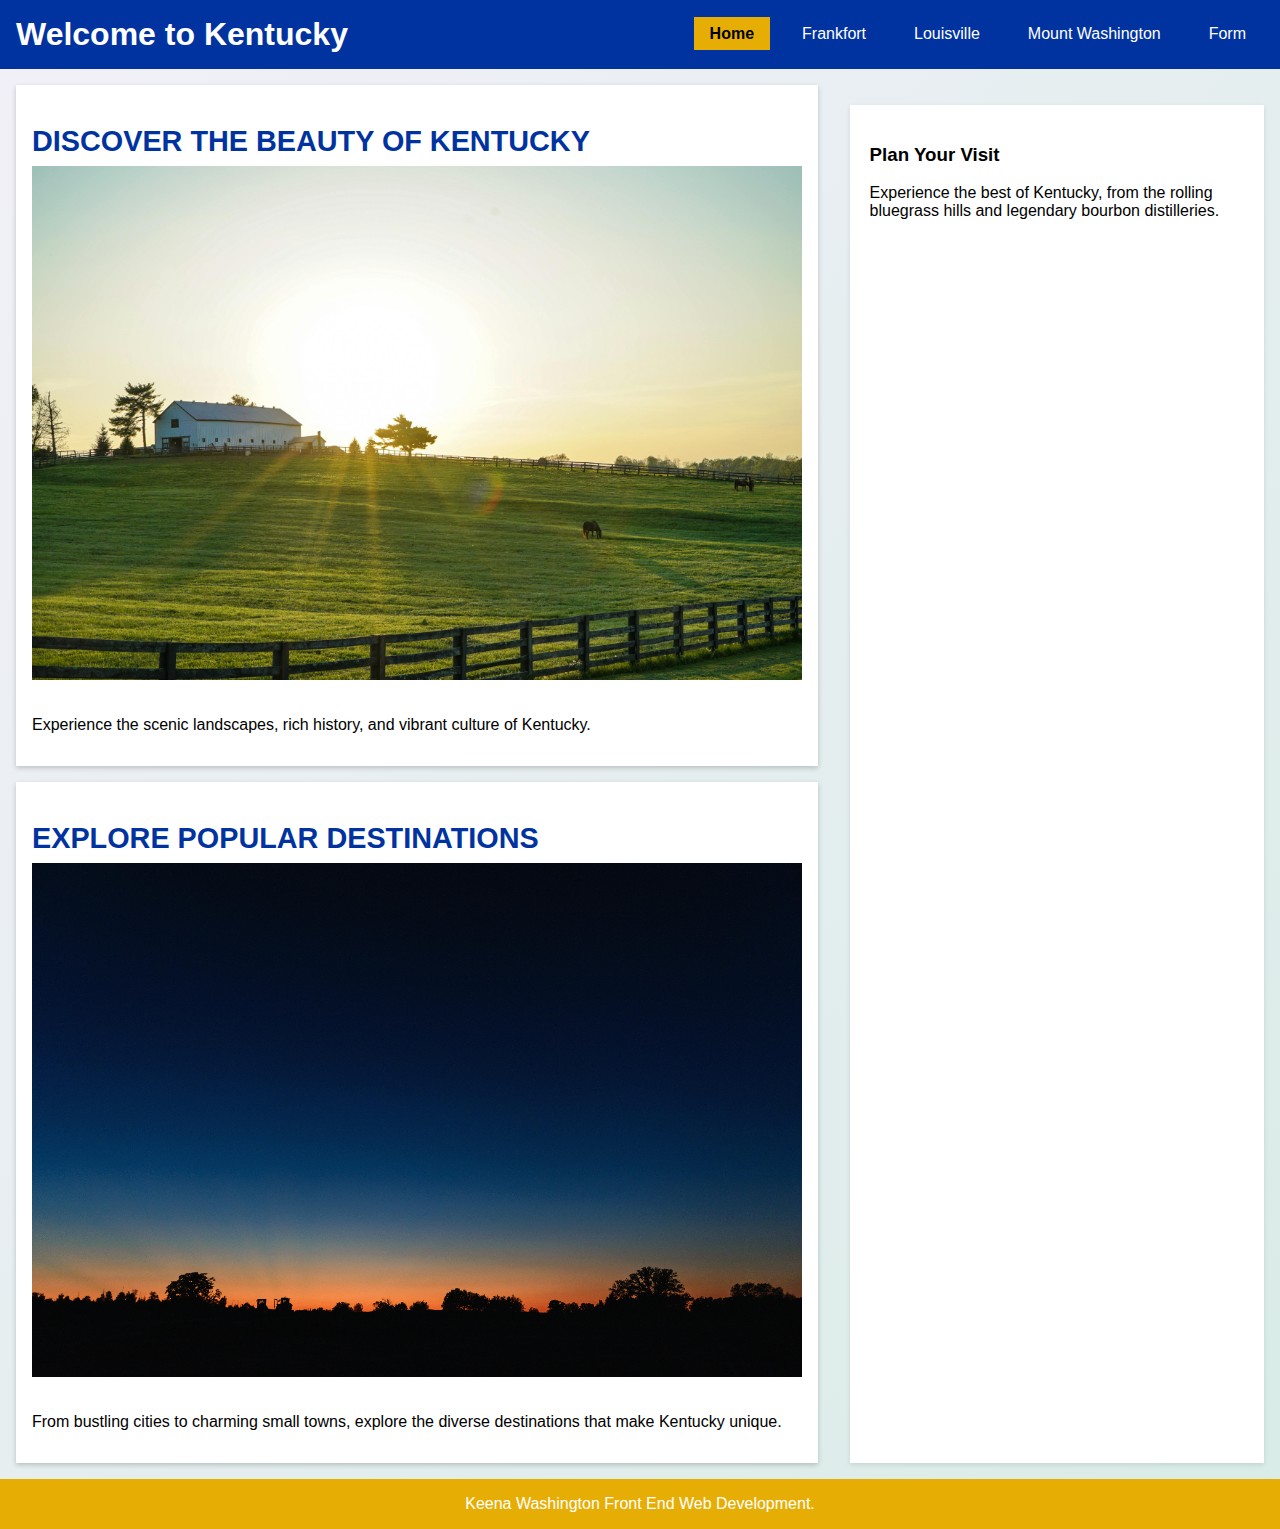
<file: index.html>
<!DOCTYPE html>
<html lang="en">
<head>
    <meta charset="UTF-8">
    <meta name="viewport" content="width=device-width, initial-scale=1.0">
    <title>Kentucky - Home Page</title>
    <link rel="stylesheet" href="styles.css">
</head>
<body>
    <header>
        <h1>Welcome to Kentucky</h1>
        <nav>
            <ul>
                <li><a href="#"class="active">Home</a></li>
                <li><a href="frankfort.html">Frankfort</a></li>
                <li><a href="louisville.html">Louisville</a></li>
                <li><a href="mountwashington.html">Mount Washington</a></li>
                <li><a href="form.html">Form</a></li>
            </ul>
        </nav>
    </header>
    <main>
        <div class="section-container">
            <section class="highlight">
                <h2>Discover the Beauty of Kentucky</h2>
                <img src="Photo by Brandon Randolph.jpg" alt="Scenic view of the countryside">
                <p>Experience the scenic landscapes, rich history, and vibrant culture of Kentucky.</p>
            </section>
            <section class="highlight">
                <h2>Explore Popular Destinations</h2>
                <img src="Photo by Daisy Laparra.jpg" alt="City skyline at dusk">
                <p>From bustling cities to charming small towns, explore the diverse destinations that make Kentucky unique.</p>
            </section>
        </div>
        <aside class="info-section" id="important-info">
            <h3>Plan Your Visit</h3>
            <p>Experience the best of Kentucky, from the rolling bluegrass hills and legendary bourbon distilleries.</p>
        </aside>
    </main>
    <footer>
        <p>Keena Washington Front End Web Development.</p>
    </footer>
</body>
</html>
</file>
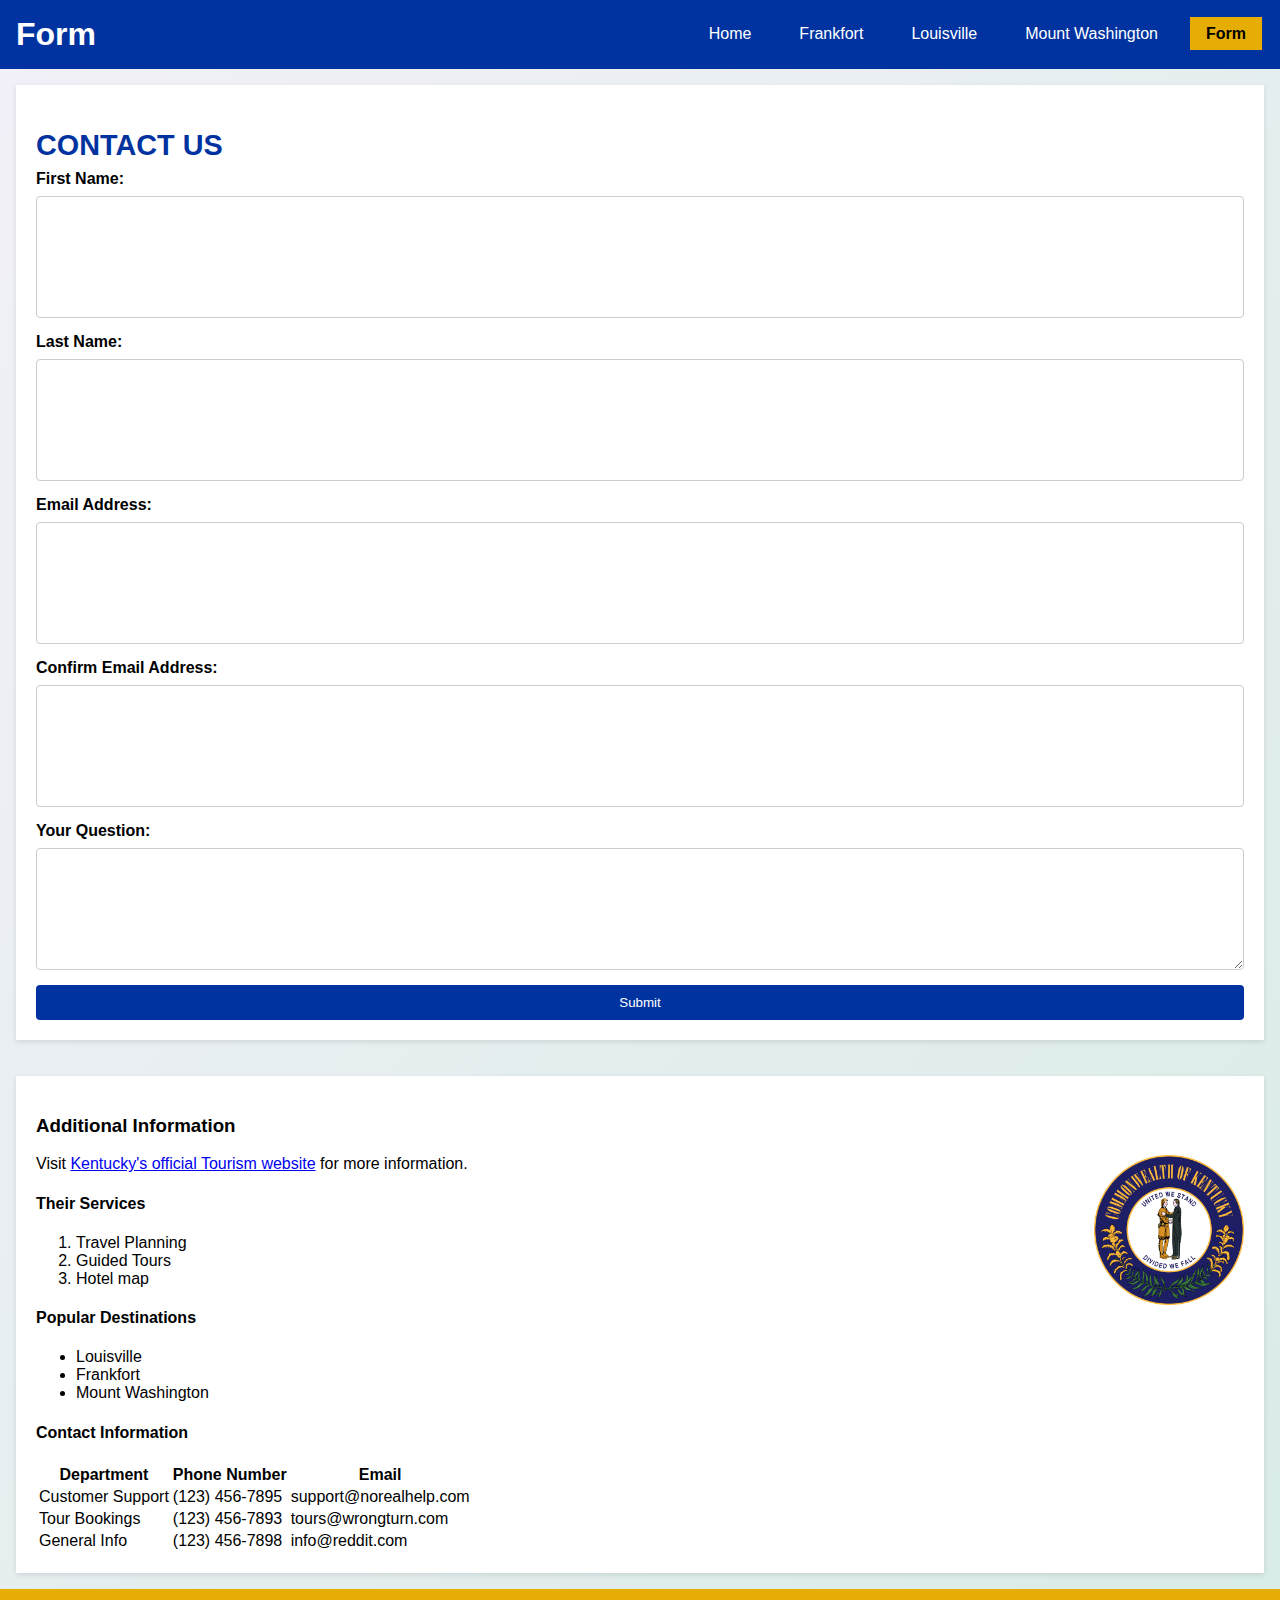
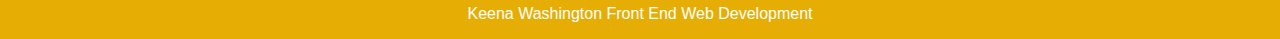
<file: form.html>
<!DOCTYPE html>
<html lang="en">
<head>
    <meta charset="UTF-8">
    <meta name="viewport" content="width=device-width, initial-scale=1.0">
    <title>Form</title>
    <link rel="stylesheet" href="styles.css">
</head>
<body>
    <header>
        <h1>Form</Form></h1>
        <nav>
            <ul>
                <li><a href="index.html">Home</a></li>
                <li><a href="frankfort.html">Frankfort</a></li>
                <li><a href="louisville.html">Louisville</a></li>
                <li><a href="mountwashington.html">Mount Washington</a></li>
                <li><a href="#"class="active">Form</a></li>
            </ul>
        </nav>
    </header>
    <main>
        <div class="section-container">
            <section class="form-section">
                <h2>Contact Us</h2>
                <form id="contactForm" onsubmit="return validateEmail();">
                    <label for="firstName">First Name:</label>
                    <input type="text" id="firstName" name="firstName" required>

                    <label for="lastName">Last Name:</label>
                    <input type="text" id="lastName" name="lastName" required>

                    <label for="email">Email Address:</label>
                    <input type="email" id="email" name="email" required>

                    <label for="confirmEmail">Confirm Email Address:</label>
                    <input type="email" id="confirmEmail" name="confirmEmail" required>

                    <label for="question">Your Question:</label>
                    <textarea id="question" name="question" required></textarea>

                    <button type="submit">Submit</button>
                </form>
            </section>
            <!-- Table -->
            <section class="info-section">
                <h3>Additional Information</h3>
                <img src="State Seal.png" alt="State Seal" class="state-seal">
                <p>
                    Visit <a href="https://www.kentuckytourism.com" target="_blank">Kentucky's official Tourism website</a> for more information.
                </p>
                <h4>Their Services</h4>
                <ol>
                    <li>Travel Planning</li>
                    <li>Guided Tours</li>
                    <li>Hotel map</li>
                </ol>
                <h4>Popular Destinations</h4>
                <ul>
                    <li>Louisville</li>
                    <li>Frankfort</li>
                    <li>Mount Washington</li>
                </ul>
                <h4>Contact Information</h4>
                <table>
                    <tr>
                        <th>Department</th>
                        <th>Phone Number</th>
                        <th>Email</th>
                    </tr>
                    <tr>
                        <td>Customer Support</td>
                        <td>(123) 456-7895</td>
                        <td>support@norealhelp.com</td>
                    </tr>
                    <tr>
                        <td>Tour Bookings</td>
                        <td>(123) 456-7893</td>
                        <td>tours@wrongturn.com</td>
                    </tr>
                    <tr>
                        <td>General Info</td>
                        <td>(123) 456-7898</td>
                        <td>info@reddit.com</td>
                    </tr>
                </table>
            </section>            
        </div>
    </main>
    <footer>
        <p>Keena Washington Front End Web Development</p>
    </footer>

    <script>
        //JavaScript
        function validateEmail() {
            var email = document.getElementById("email").value;
            var confirmEmail = document.getElementById("confirmEmail").value;

            if (email !== confirmEmail) {
                alert("Listen buddy your email... it doesn't match...");
                return false;
            }
            return true;
        }
    </script>
</body>
</html>
</file>
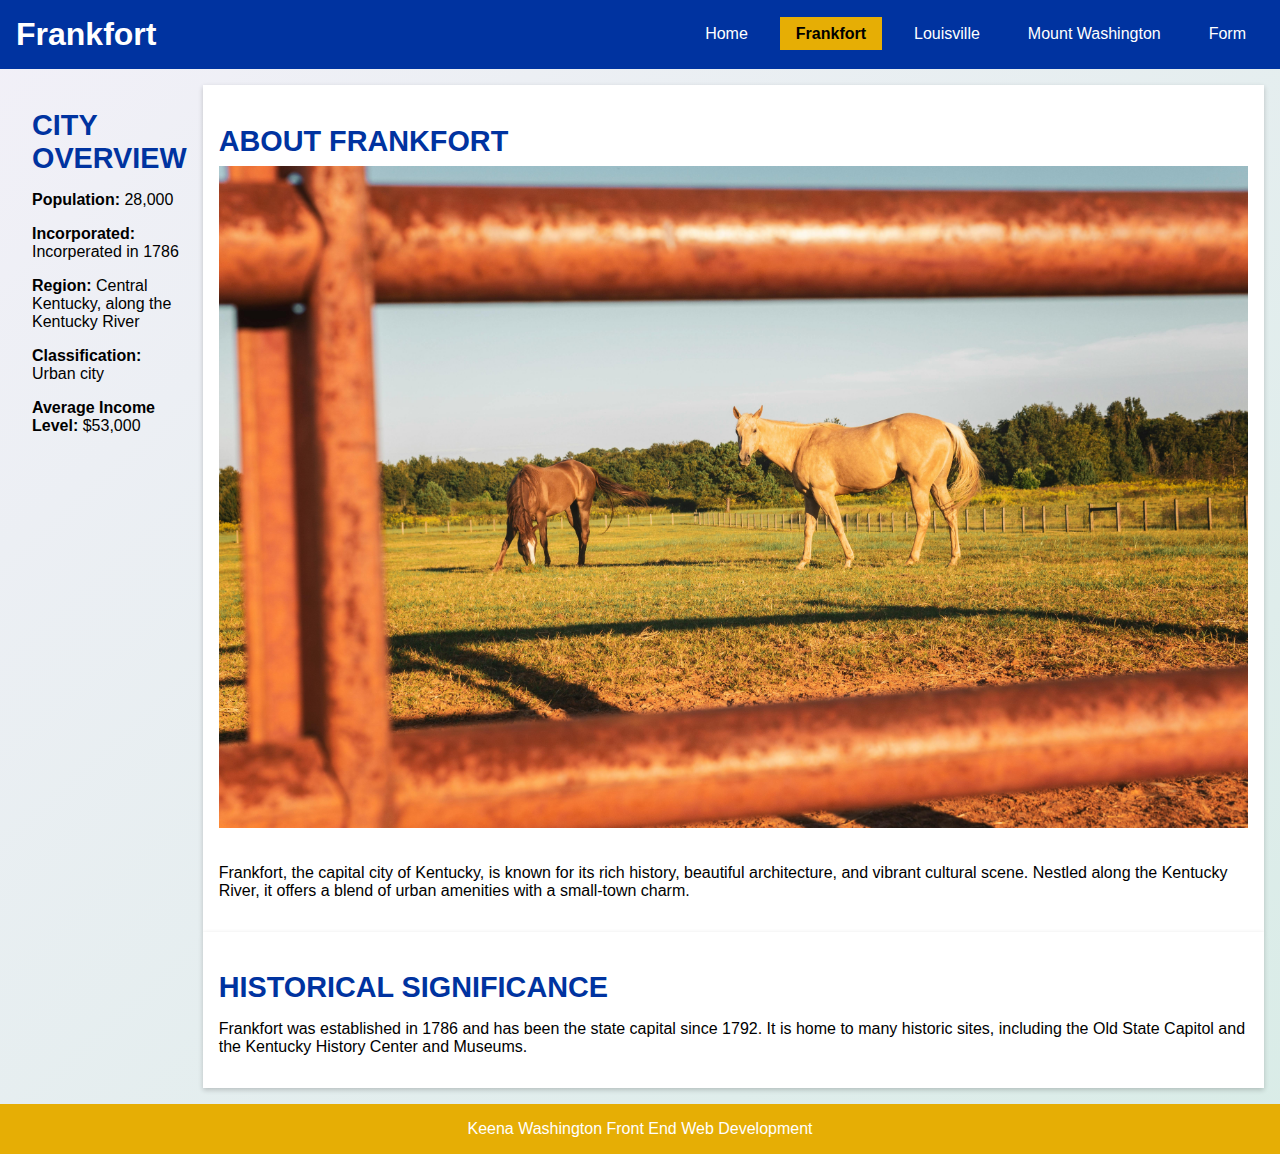
<file: frankfort.html>
<!DOCTYPE html>
<html lang="en">
<head>
    <meta charset="UTF-8">
    <meta name="viewport" content="width=device-width, initial-scale=1.0">
    <title>Frankfort</title>
    <link rel="stylesheet" href="styles.css">
</head>
<body>
    <header>
        <h1>Frankfort</h1>
        <nav>
            <ul>
                <li><a href="index.html">Home</a></li>
                <li><a href="#"class="active">Frankfort</a></li>
                <li><a href="louisville.html">Louisville</a></li>
                <li><a href="mountwashington.html">Mount Washington</a></li>
                <li><a href="form.html">Form</a></li>
            </ul>
        </nav>
    </header>
    <main>
        <aside>
            <h2>City Overview</h2>
            <p><strong>Population:</strong> 28,000</p>
            <p><strong>Incorporated:</strong> Incorperated in 1786</p>
            <p><strong>Region:</strong> Central Kentucky, along the Kentucky River</p>
            <p><strong>Classification:</strong> Urban city</p>
            <p><strong>Average Income Level:</strong> $53,000</p>
        </aside>
        <div class="content">
            <section>
                <h2>About Frankfort</h2>
                <img src="Photo by Joshua Woroniecki.jpg" alt="Scenic view of Frankfort">
                <p>Frankfort, the capital city of Kentucky, is known for its rich history, beautiful architecture, and vibrant cultural scene. Nestled along the Kentucky River, it offers a blend of urban amenities with a small-town charm.</p>
            </section>
            <section>
                <h2>Historical Significance</h2>
                <p>Frankfort was established in 1786 and has been the state capital since 1792. It is home to many historic sites, including the Old State Capitol and the Kentucky History Center and Museums.</p>
            </section>
        </div>
    </main>
    <footer>
        <p>Keena Washington Front End Web Development</p>
    </footer>
</body>
</html>
</file>
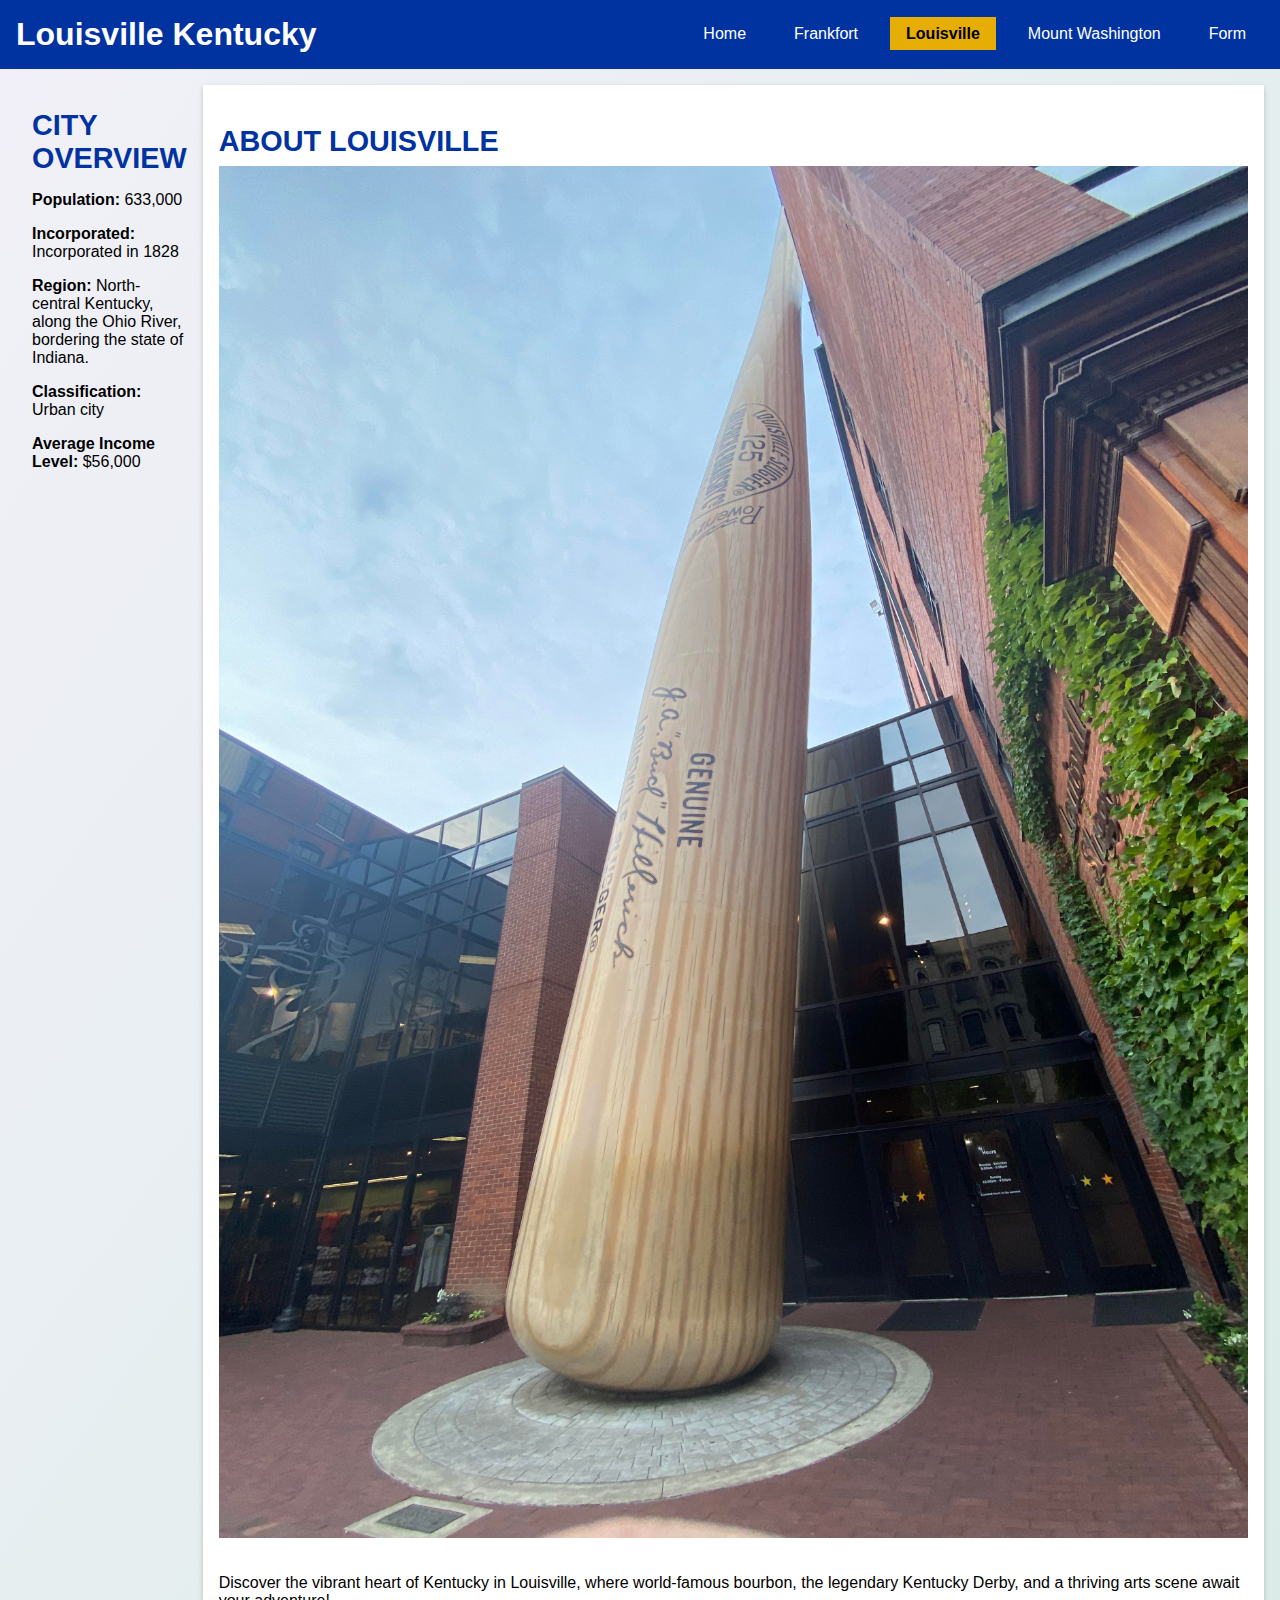
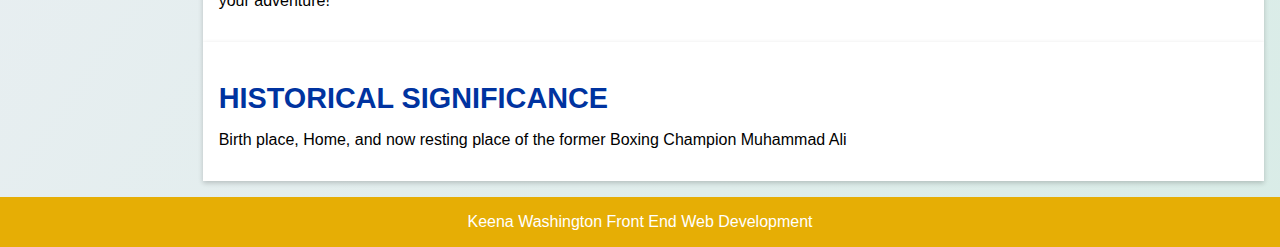
<file: louisville.html>
<!DOCTYPE html>
<html lang="en">
<head>
    <meta charset="UTF-8">
    <meta name="viewport" content="width=device-width, initial-scale=1.0">
    <title>Louisville Kentucky</title>
    <link rel="stylesheet" href="styles.css">
</head>
<body>
    <header>
        <h1>Louisville Kentucky</h1>
        <nav>
            <ul>
                <li><a href="index.html">Home</a></li>
                <li><a href="frankfort.html">Frankfort</a></li>
                <li><a href="#"class="active">Louisville</a></li>
                <li><a href="mountwashington.html">Mount Washington</a></li>
                <li><a href="form.html">Form</a></li>
            </ul>
        </nav>
    </header>
    <main>
        <aside>
            <h2>City Overview</h2>
            <p><strong>Population:</strong> 633,000</p>
            <p><strong>Incorporated:</strong> Incorporated in 1828</p>
            <p><strong>Region:</strong> North-central Kentucky, along the Ohio River, bordering the state of Indiana.</p>
            <p><strong>Classification:</strong> Urban city</p>
            <p><strong>Average Income Level:</strong> $56,000</p>
        </aside>
        <div class="content">
            <section>
                <h2>About Louisville</h2>
                <img src="Photo by Megalophobia.jpg" alt="Giant Louisville Slugger Baseball bat">
                <p>Discover the vibrant heart of Kentucky in Louisville, where world-famous bourbon, the legendary Kentucky Derby, and a thriving arts scene await your adventure!</p>
            </section>
            <section>
                <h2>Historical Significance</h2>
                <p>Birth place, Home, and now resting place of the former Boxing Champion Muhammad Ali</p>
            </section>
        </div>
    </main>
    <footer>
        <p>Keena Washington Front End Web Development</p>
    </footer>
</body>
</html>
</file>
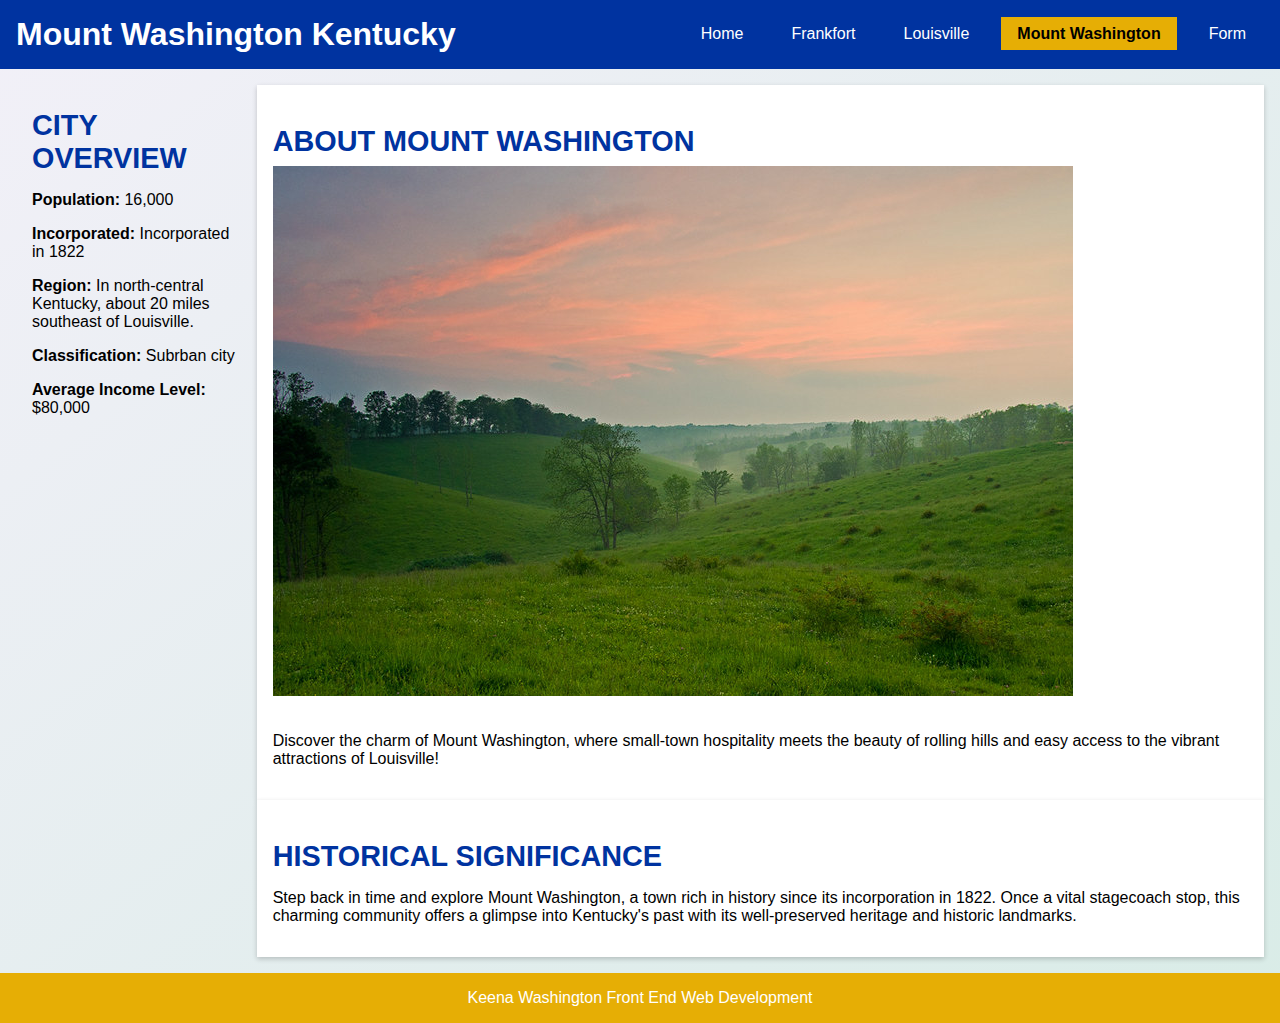
<file: mountwashington.html>
<!DOCTYPE html>
<html lang="en">
<head>
    <meta charset="UTF-8">
    <meta name="viewport" content="width=device-width, initial-scale=1.0">
    <title>Mount Washington</title>
    <link rel="stylesheet" href="styles.css">
</head>
<body>
    <header>
        <h1>Mount Washington Kentucky</h1>
        <nav>
            <ul>
                <li><a href="index.html">Home</a></li>
                <li><a href="frankfort.html">Frankfort</a></li>
                <li><a href="louisville.html">Louisville</a></li>
                <li><a href="#"class="active">Mount Washington</a></li>
                <li><a href="form.html">Form</a></li>
            </ul>
        </nav>
    </header>
    <main>
        <aside>
            <h2>City Overview</h2>
            <p><strong>Population:</strong> 16,000</p>
            <p><strong>Incorporated:</strong> Incorporated in 1822</p>
            <p><strong>Region:</strong> In north-central Kentucky, about 20 miles southeast of Louisville.</p>
            <p><strong>Classification:</strong> Subrban city</p>
            <p><strong>Average Income Level:</strong> $80,000</p>
        </aside>
        <div class="content">
            <section>
                <h2>About Mount Washington</h2>
                <img src="Photo by Ulrich Burkhalter.jpg" alt="Rolling hills of Kentucky Bluegrass">
                <p>Discover the charm of Mount Washington, where small-town hospitality meets the beauty of rolling hills and easy access to the vibrant attractions of Louisville!</p>
            </section>
            <section>
                <h2>Historical Significance</h2>
                <p>Step back in time and explore Mount Washington, a town rich in history since its incorporation in 1822. Once a vital stagecoach stop, this charming community offers a glimpse into Kentucky's past with its well-preserved heritage and historic landmarks.</p>
            </section>
        </div>
    </main>
    <footer>
        <p>Keena Washington Front End Web Development</p>
    </footer>
</body>
</html>
</file>
<file: styles.css>
/* Global Styles */
body {
    margin: 0;
    padding: 0;
    font-family: Arial, sans-serif;
    background: linear-gradient(to bottom right, #f2f0f8, #d9ece7);
    min-height: 100vh;
    display: flex;
    flex-direction: column;
}

/* Header Styles */
header {
    background-color: #0033A0;
    color: white;
    padding: 1rem;
    text-align: center;
    position: relative;
    display: flex;
    justify-content: center;
    align-items: center;
    margin: 0;
}

header h1 {
    margin: 0;
    flex: 1;
    text-align: left;
}

/* Navigation Styles */
nav {
    position: absolute;
    bottom: 10px;
    right: 10px;
}

nav ul {
    list-style: none;
    padding: 0;
    display: flex;
    justify-content: flex-end;
}

nav li {
    margin: 0 0.5rem;
}

nav a {
    color: white;
    text-decoration: none;
    padding: 0.5rem 1rem;
}

nav a.active, nav a:active {
    background-color: #e6ae05;
    color: black;
    font-weight: bold;
}

/* Main Content Styles */
main {
    display: flex;
    flex: 1;
    flex-direction: row;
    padding: 1rem;
    gap: 1rem;
    justify-content: space-between; 
}

/* Section Container */
.section-container {
    display: flex;
    flex-direction: column;
    flex: 2;
    gap: 1rem;
    width: 65%;
    float: left;
}

/* Section Styles */
section {
    background-color: white;
    box-shadow: 0 2px 5px rgba(0, 0, 0, 0.2);
    padding: 1rem;
}

section img {
    max-width: 100%;
    height: auto;
    margin-bottom: 1rem;
}
/* Aside Styles */
aside {
    float: right;
    width: 30%;
    margin-left: 1rem;
}

/* Clearfix */
.clearfix::after {
    content: "";
    display: table;
    clear: both;
}

/* Form Section */
.form-section {
    background: #fff;
    padding: 20px;
    box-shadow: 0 2px 5px rgba(0, 0, 0, 0.1);
    display: flex;
    flex-direction: column;
}

.form-section form {
    display: flex;
    flex-direction: column;
}

.form-section label {
    margin-bottom: 8px;
    font-weight: bold;
}

.form-section input[type="text"], 
.form-section input[type="email"], 
.form-section textarea {
    width: calc(100% - 22px);
    height: 100px;
    padding: 10px;
    margin-bottom: 15px;
    border: 1px solid #ccc;
    border-radius: 4px;
}

.form-section button {
    background-color: #0033A0;
    color: white;
    border: none;
    padding: 10px 20px;
    cursor: pointer;
    border-radius: 4px;
}

/* Headings */
h2 {
    color: #0033A0;
    font-size: 1.8rem;
    text-transform: uppercase;
    margin-bottom: 0.5rem;
}

/* Info Section */
.info-section {
    background: #fff;
    padding: 20px;
    box-shadow: 0 2px 5px rgba(0, 0, 0, 0.1);
    margin-top: 20px;
}

/* Style for the state seal image */
.state-seal {
    float: right;
    width: 150px;
    margin-left: 15px;
    margin-bottom: 15px;
}

/* Footer */
footer {
    background-color: #e6ae05;
    color: white;
    text-align: center;
    padding: 1rem;
    margin-top: auto;
}

footer p {
    margin: 0;
}
</file>
